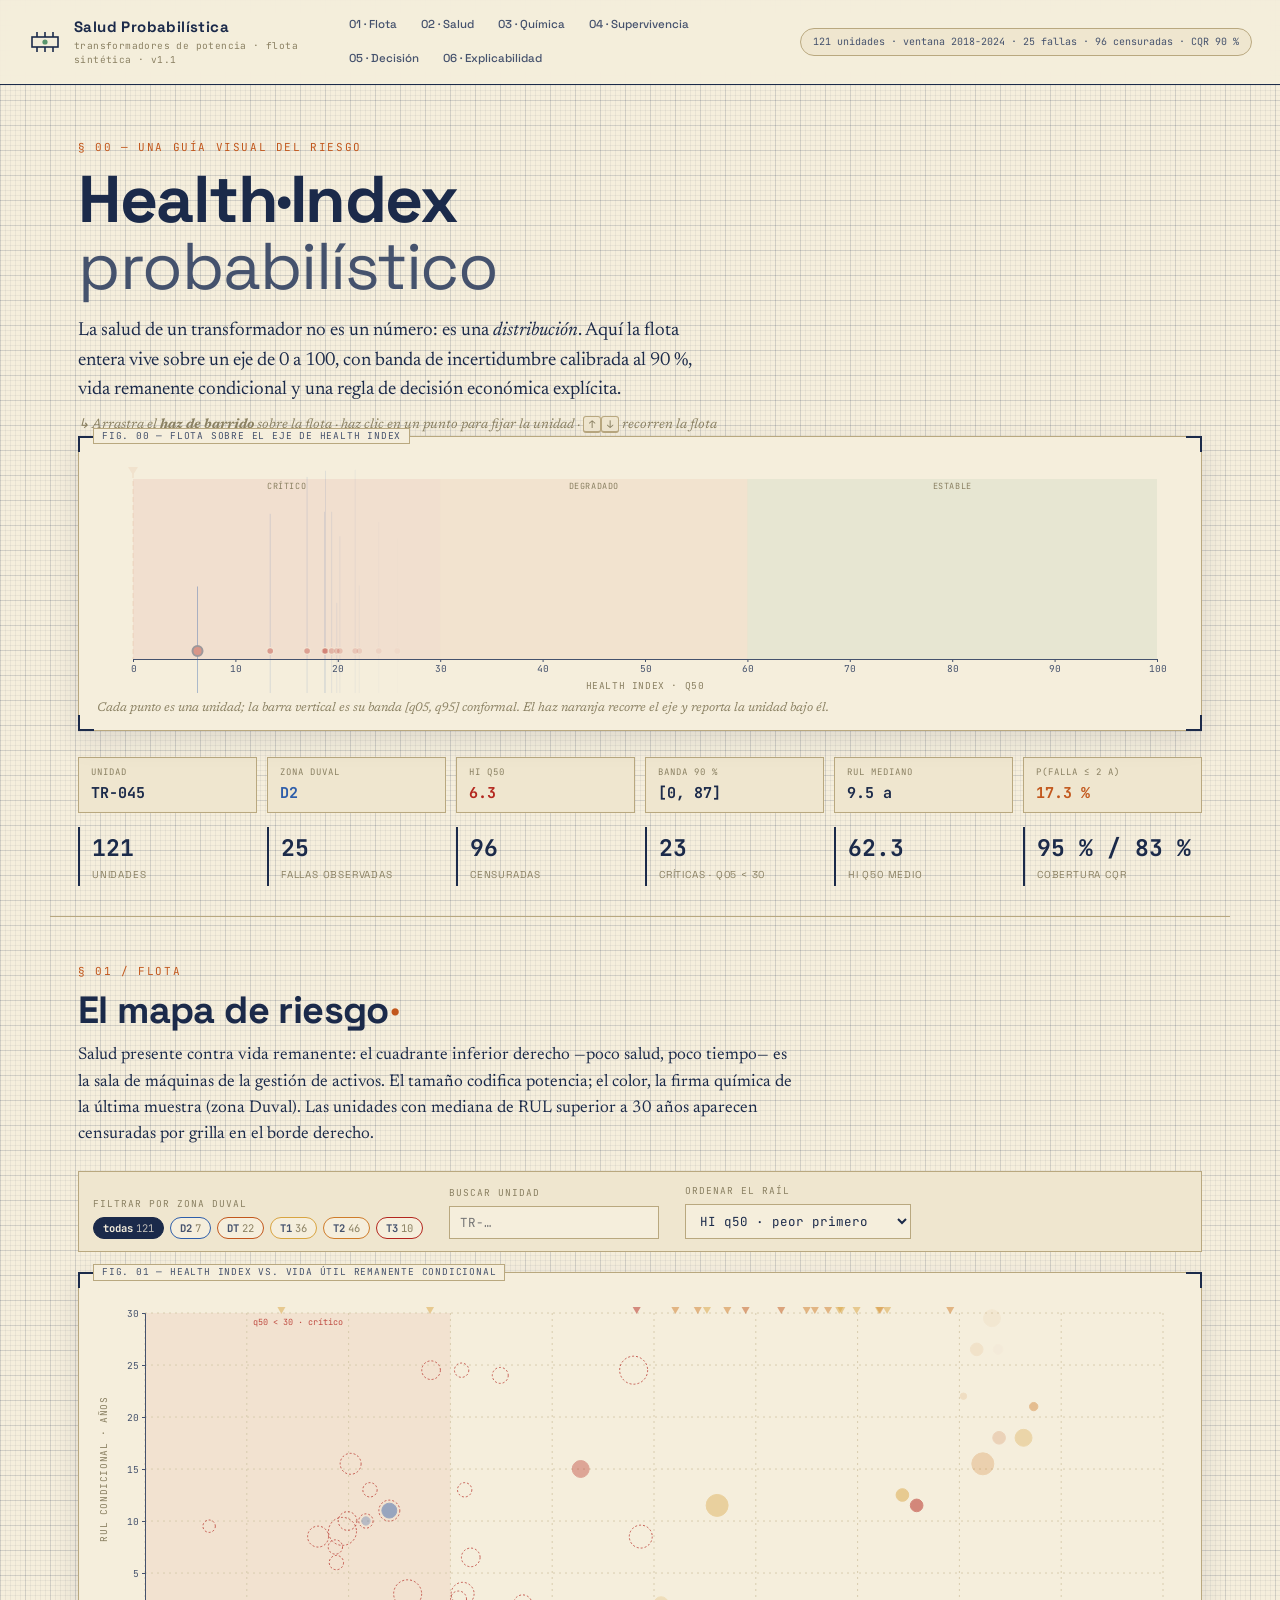
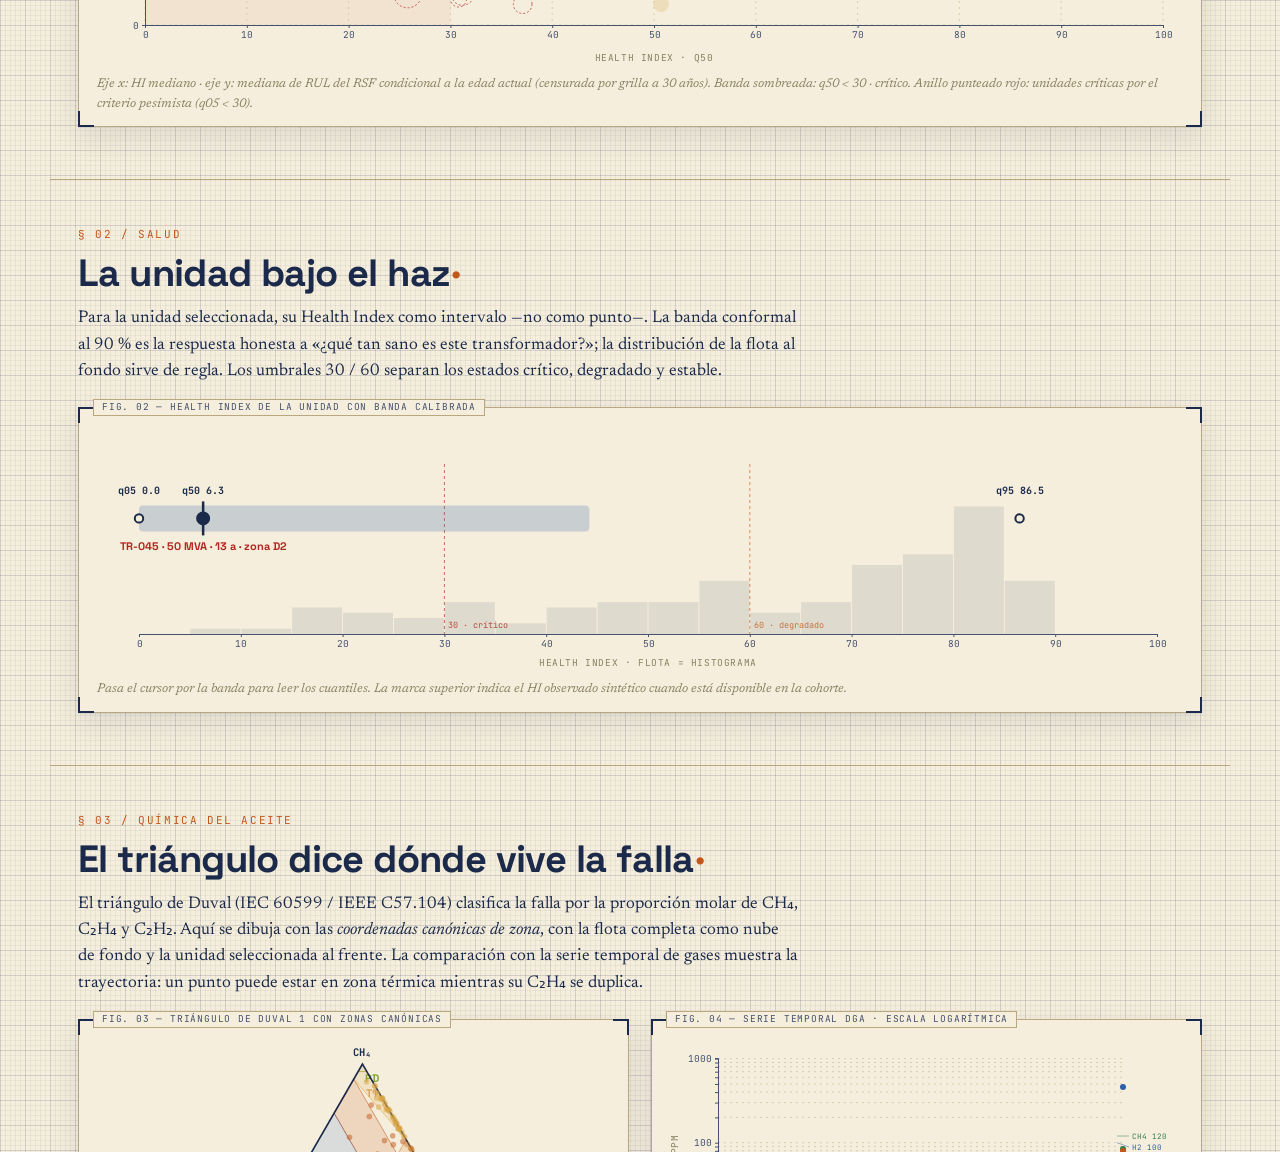
<file: index.html>
# Redirige al dashboard cuando Vercel sirve la raíz del repo
# (con vercel.json::outputDirectory = "dashboard" esta página no se usa;
# es respaldo para despliegues estáticos desde la raíz).
<!DOCTYPE html>
<html lang="es">
<head>
  <meta charset="utf-8">
  <title>Salud Probabilística de Transformadores</title>
  <meta http-equiv="refresh" content="0; url=dashboard/">
  <link rel="canonical" href="dashboard/">
</head>
<body>
  <p>Redirigiendo al <a href="dashboard/">dashboard</a>…</p>
</body>
</html>
</file>
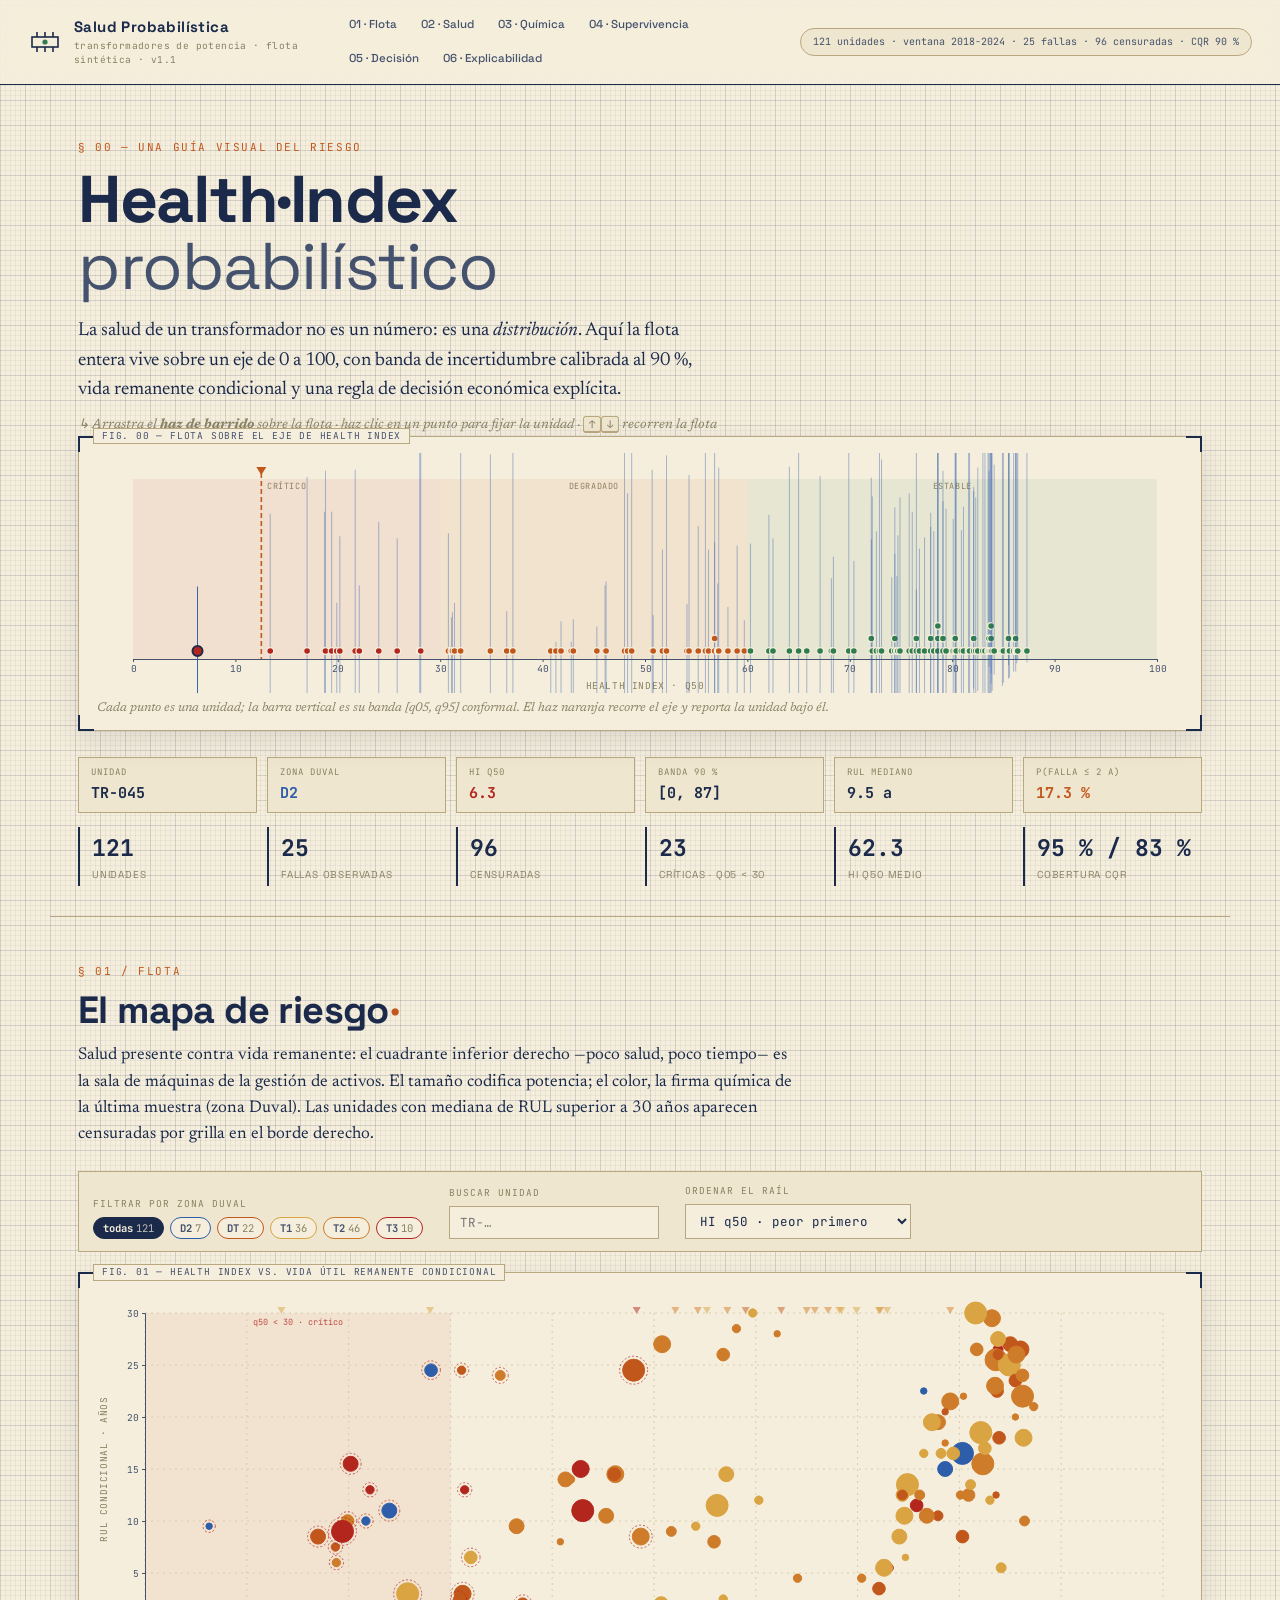
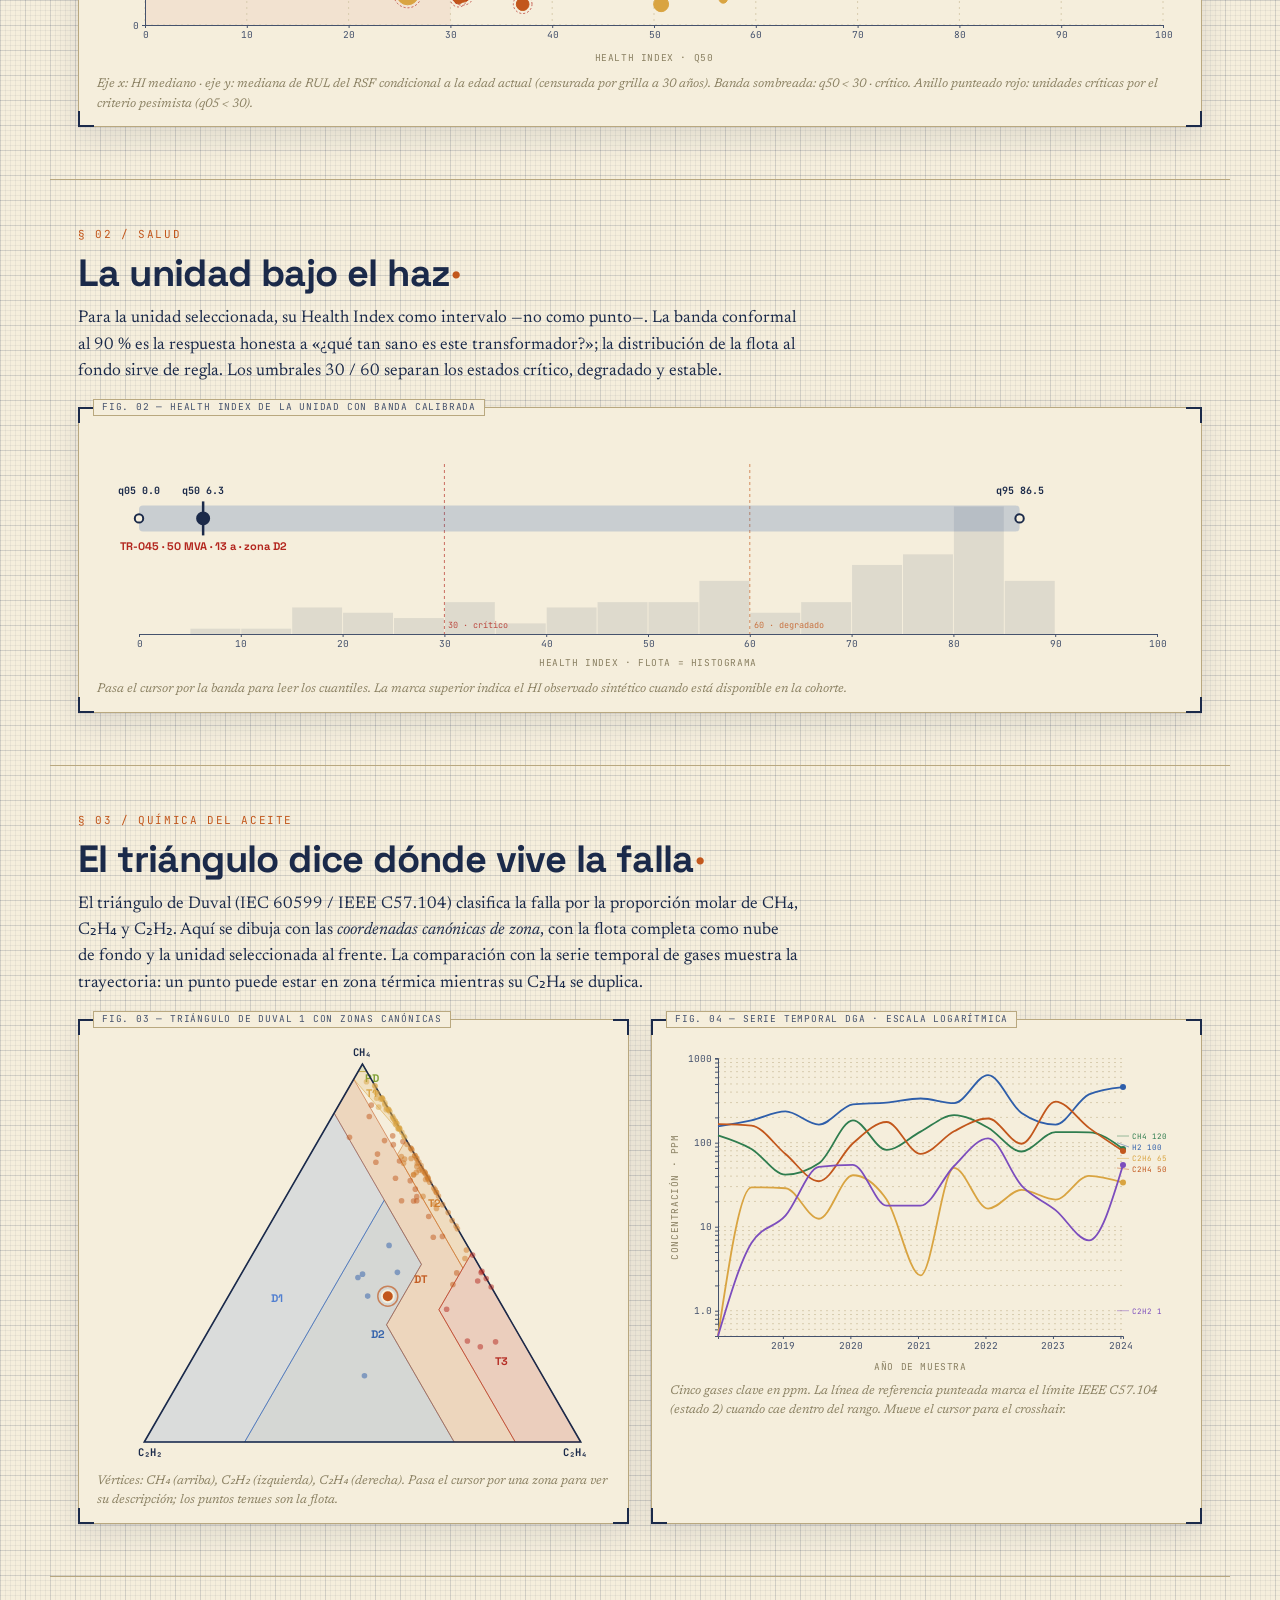
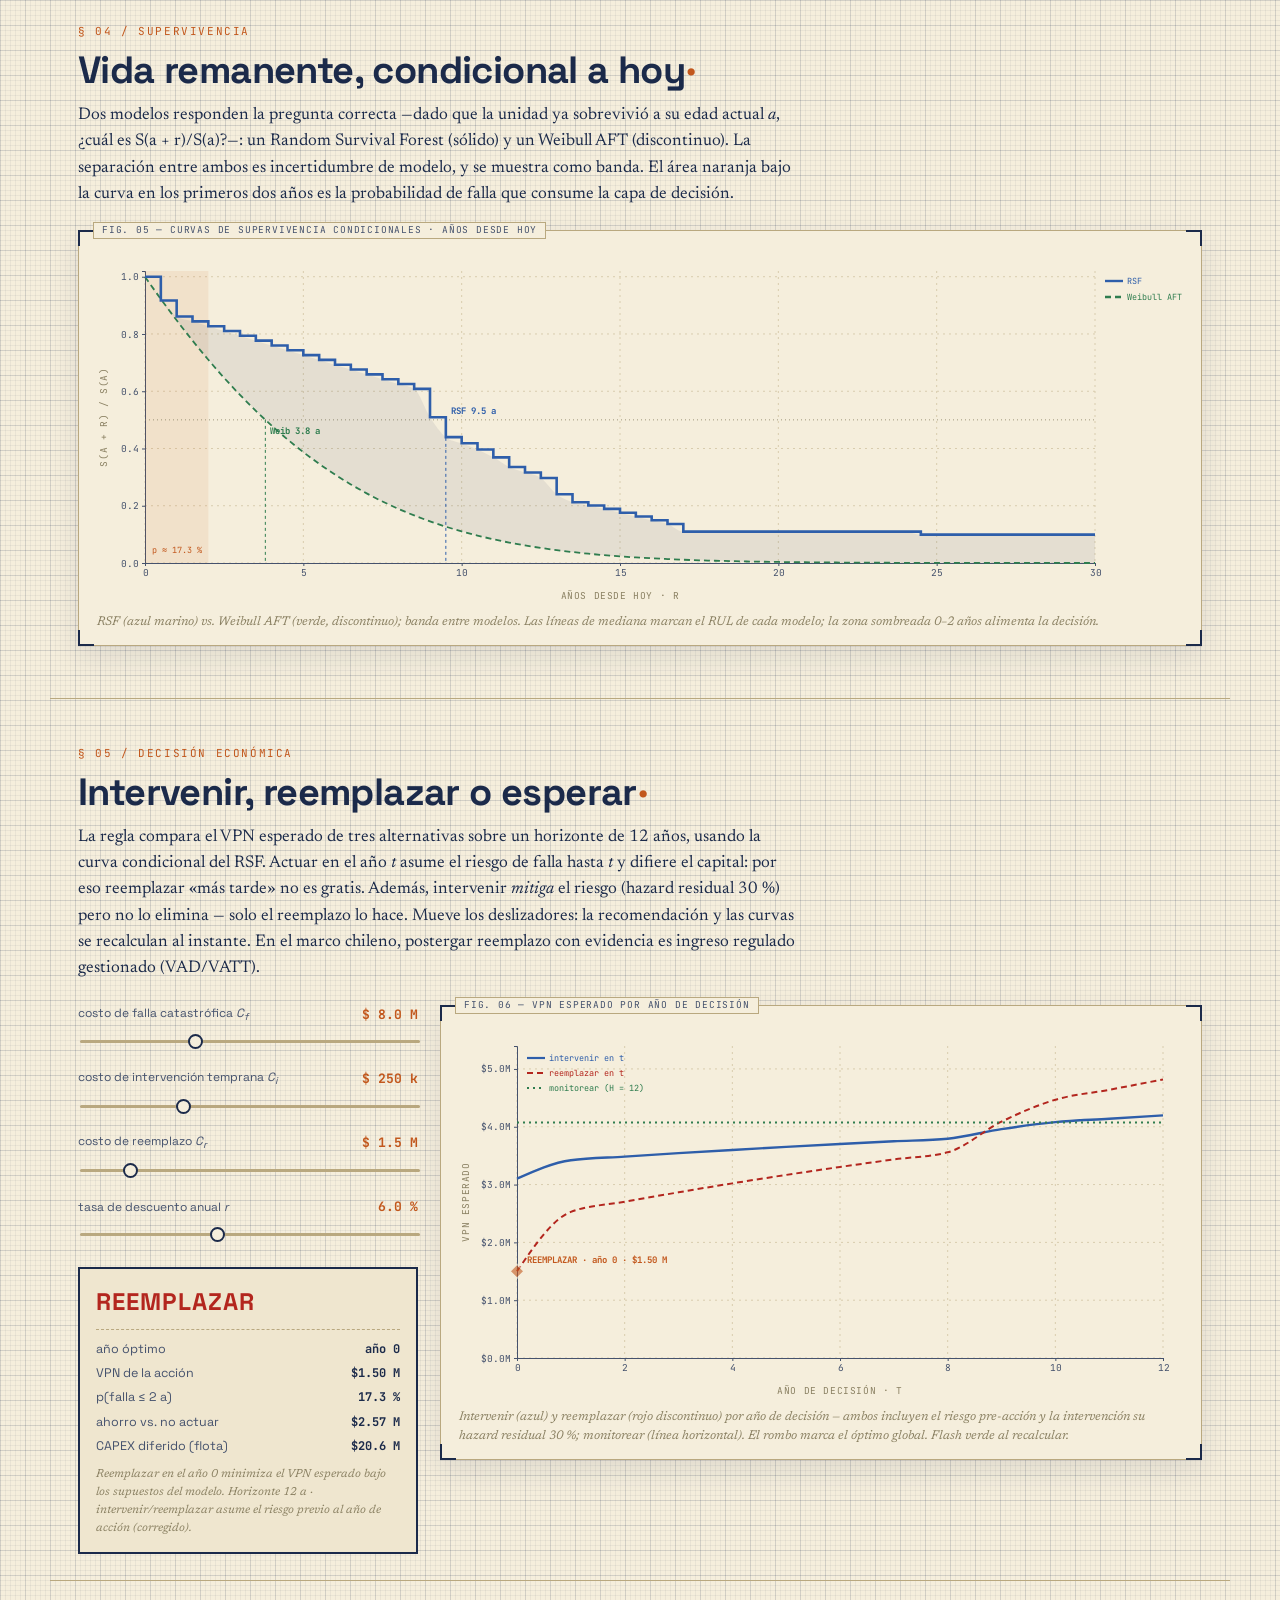
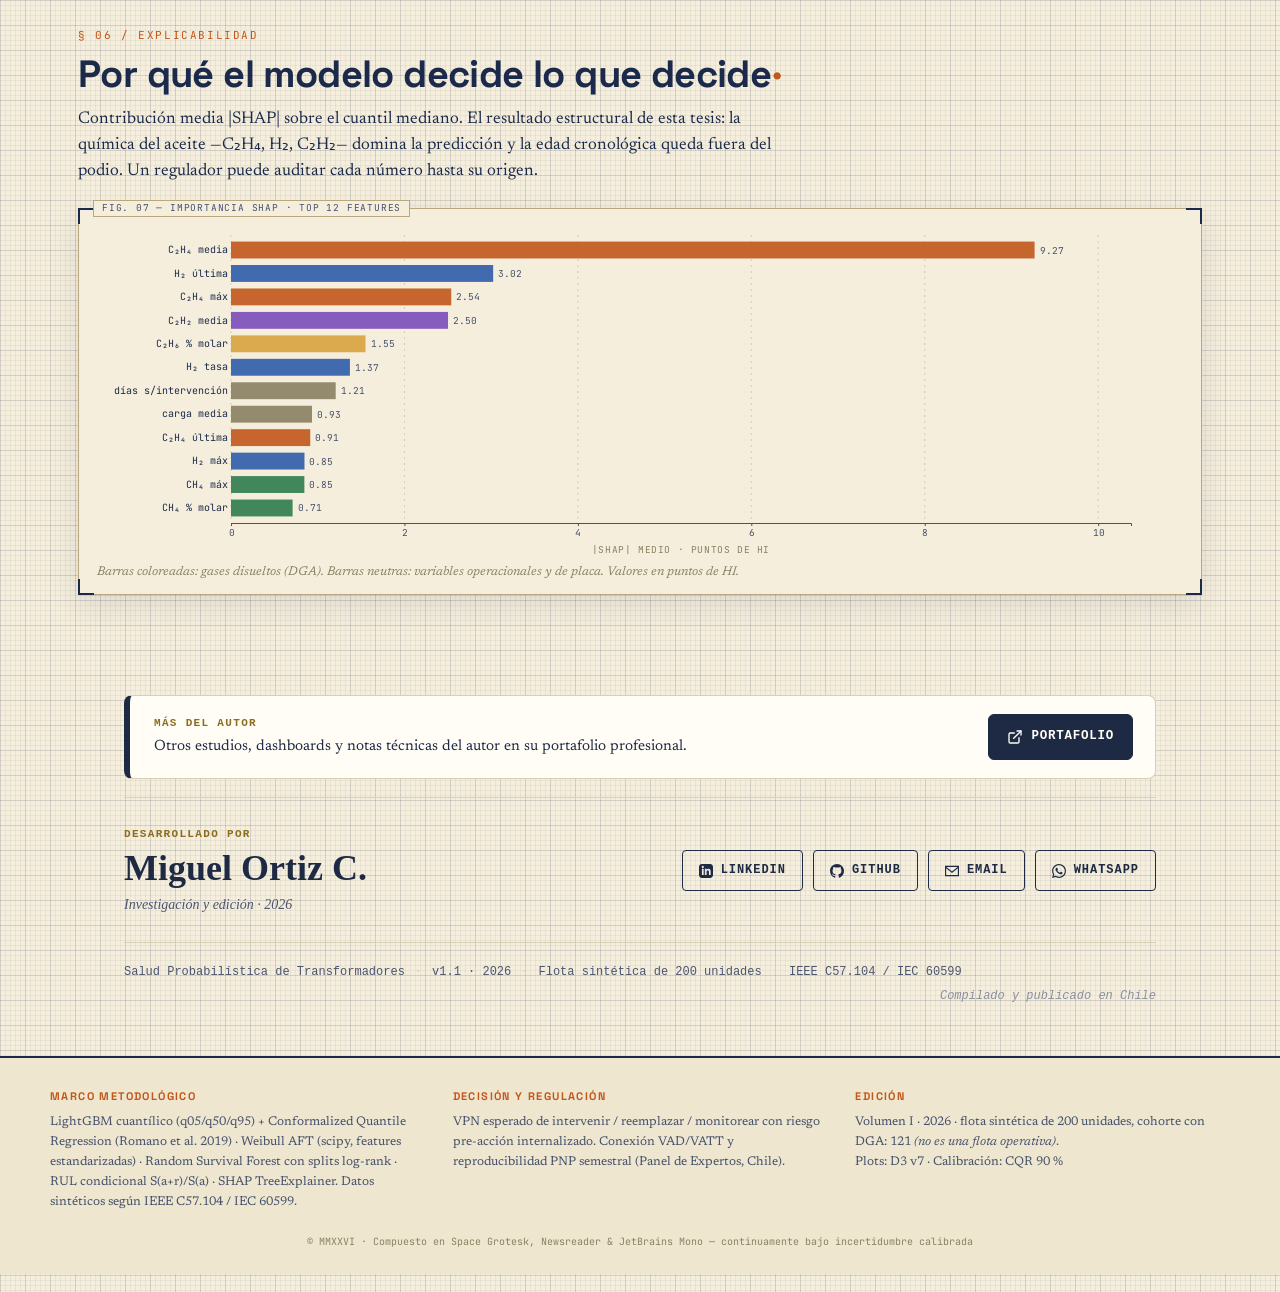
<file: dashboard/index.html>
<!DOCTYPE html>
<html lang="es">
<head>
  <meta charset="utf-8">
  <title>Salud Probabilística de Transformadores · Health Index con incertidumbre calibrada</title>
  <meta name="viewport" content="width=device-width, initial-scale=1">
  <meta name="description" content="Health Index probabilístico con bandas conformales CQR 90 %, RUL condicional (Weibull AFT + RSF), triángulo de Duval canónico IEC 60599, capa de decisión económica VPN y SHAP — flota sintética de 121 transformadores de potencia.">
  <meta property="og:title" content="Salud Probabilística de Transformadores">
  <meta property="og:description" content="Health Index con incertidumbre calibrada · RUL condicional · Duval · decisión económica. Edición papel milimetrado, D3 v7.">
  <meta property="og:type" content="website">
  <link rel="icon" href="data:image/svg+xml,%3Csvg xmlns='http://www.w3.org/2000/svg' viewBox='0 0 34 34'%3E%3Crect x='4' y='12' width='26' height='10' fill='none' stroke='%231b2a4a' stroke-width='2'/%3E%3Cline x1='9' y1='12' x2='9' y2='7' stroke='%231b2a4a' stroke-width='2'/%3E%3Cline x1='17' y1='12' x2='17' y2='7' stroke='%231b2a4a' stroke-width='2'/%3E%3Cline x1='25' y1='12' x2='25' y2='7' stroke='%231b2a4a' stroke-width='2'/%3E%3Cline x1='9' y1='22' x2='9' y2='27' stroke='%231b2a4a' stroke-width='2'/%3E%3Cline x1='17' y1='22' x2='17' y2='27' stroke='%231b2a4a' stroke-width='2'/%3E%3Cline x1='25' y1='22' x2='25' y2='27' stroke='%231b2a4a' stroke-width='2'/%3E%3Ccircle cx='17' cy='17' r='3' fill='%23c2571c'/%3E%3C/svg%3E">
  <link rel="stylesheet" href="css/styles.css">
  <link rel="preload" href="js/vendor/d3.v7.min.js" as="script">
  <link rel="preload" href="data/fleet_data.json" as="fetch" crossorigin>
  <link rel="preconnect" href="https://fonts.googleapis.com">
  <link rel="preconnect" href="https://fonts.gstatic.com" crossorigin>
  <link href="https://fonts.googleapis.com/css2?family=Space+Grotesk:wght@400;500;700&family=Newsreader:ital,opsz,wght@0,6..72,400;0,6..72,500;1,6..72,400&family=JetBrains+Mono:wght@400;700&display=swap" rel="stylesheet">
</head>
<body>

<header class="topbar">
  <a class="brand" href="#top" aria-label="Inicio">
    <svg class="brand-mark" viewBox="0 0 34 34" width="34" height="34" aria-hidden="true">
      <rect x="4" y="12" width="26" height="10" fill="none" stroke="currentColor" stroke-width="1.6"/>
      <line x1="9"  y1="12" x2="9"  y2="7"  stroke="currentColor" stroke-width="1.6"/>
      <line x1="17" y1="12" x2="17" y2="7"  stroke="currentColor" stroke-width="1.6"/>
      <line x1="25" y1="12" x2="25" y2="7"  stroke="currentColor" stroke-width="1.6"/>
      <line x1="9"  y1="22" x2="9"  y2="27" stroke="currentColor" stroke-width="1.6"/>
      <line x1="17" y1="22" x2="17" y2="27" stroke="currentColor" stroke-width="1.6"/>
      <line x1="25" y1="22" x2="25" y2="27" stroke="currentColor" stroke-width="1.6"/>
      <circle class="pulse-dot" cx="17" cy="17" r="2.6" fill="var(--green)"/>
    </svg>
    <span class="brand-text">
      <span class="brand-title">Salud Probabilística</span>
      <span class="brand-sub">transformadores de potencia · flota sintética · v1.1</span>
    </span>
  </a>
  <nav class="topnav" aria-label="Secciones">
    <a href="#flota">01 · Flota</a>
    <a href="#salud">02 · Salud</a>
    <a href="#quimica">03 · Química</a>
    <a href="#supervivencia">04 · Supervivencia</a>
    <a href="#decision">05 · Decisión</a>
    <a href="#shap">06 · Explicabilidad</a>
  </nav>
  <div class="meta-pill" id="fleet-meta">cargando flota…</div>
</header>

<main id="top">

  <!-- ============ § 00 · HERO ============ -->
  <section class="hero">
    <div class="hero-head">
      <p class="kicker">§ 00 — Una guía visual del riesgo</p>
      <h1 class="hero-title">Health·Index <span class="thin">probabilístico</span></h1>
      <p class="hero-lede">La salud de un transformador no es un número: es una <em>distribución</em>.
        Aquí la flota entera vive sobre un eje de 0 a 100, con banda de incertidumbre calibrada al 90 %,
        vida remanente condicional y una regla de decisión económica explícita.</p>
      <p class="hero-hint">↳ Arrastra el <strong>haz de barrido</strong> sobre la flota · haz clic en un punto para fijar la unidad · <kbd>↑</kbd><kbd>↓</kbd> recorren la flota</p>
    </div>

    <figure class="fig hero-fig" id="hero-fig">
      <div class="fig-label">Fig. 00 — Flota sobre el eje de Health Index</div>
      <div class="chart-host" id="chart-hero"></div>
      <figcaption class="fig-caption">
        Cada punto es una unidad; la barra vertical es su banda [q05, q95] conformal.
        El haz naranja recorre el eje y reporta la unidad bajo él.
      </figcaption>
    </figure>

    <div class="readout-strip" id="hero-readout" aria-live="polite">
      <div class="cell"><span class="cell-lbl">unidad</span><span class="cell-val" id="ro-unit">—</span></div>
      <div class="cell"><span class="cell-lbl">zona Duval</span><span class="cell-val" id="ro-zone">—</span></div>
      <div class="cell"><span class="cell-lbl">HI q50</span><span class="cell-val" id="ro-hi">—</span></div>
      <div class="cell"><span class="cell-lbl">banda 90 %</span><span class="cell-val" id="ro-band">—</span></div>
      <div class="cell"><span class="cell-lbl">RUL mediano</span><span class="cell-val" id="ro-rul">—</span></div>
      <div class="cell"><span class="cell-lbl">p(falla ≤ 2 a)</span><span class="cell-val" id="ro-pf">—</span></div>
    </div>

    <div class="kpi-row" id="kpi-row">
      <div class="kpi"><div class="kpi-num" id="kpi-units">—</div><div class="kpi-lbl">unidades</div></div>
      <div class="kpi"><div class="kpi-num" id="kpi-failures">—</div><div class="kpi-lbl">fallas observadas</div></div>
      <div class="kpi"><div class="kpi-num" id="kpi-censored">—</div><div class="kpi-lbl">censuradas</div></div>
      <div class="kpi"><div class="kpi-num" id="kpi-critical">—</div><div class="kpi-lbl">críticas · q05 &lt; 30</div></div>
      <div class="kpi"><div class="kpi-num" id="kpi-hi">—</div><div class="kpi-lbl">HI q50 medio</div></div>
      <div class="kpi"><div class="kpi-num" id="kpi-coverage">—</div><div class="kpi-lbl">cobertura CQR</div></div>
    </div>
  </section>

  <!-- ============ § 01 · FLOTA ============ -->
  <section class="chapter" id="flota">
    <p class="kicker">§ 01 / FLOTA</p>
    <h2>El mapa de riesgo<span class="dot-sep">·</span></h2>
    <p class="prose">Salud presente contra vida remanente: el cuadrante inferior derecho —poco salud, poco tiempo—
      es la sala de máquinas de la gestión de activos. El tamaño codifica potencia; el color, la firma
      química de la última muestra (zona Duval). Las unidades con mediana de RUL superior a 30 años
      aparecen censuradas por grilla en el borde derecho.</p>

    <div class="control-bar">
      <label class="ctl">
        <span class="ctl-lbl">filtrar por zona Duval</span>
        <div class="chip-row" id="zone-chips" role="group" aria-label="Filtro por zona Duval"></div>
      </label>
      <label class="ctl">
        <span class="ctl-lbl">buscar unidad</span>
        <input id="search-input" type="text" placeholder="TR-…" autocomplete="off" spellcheck="false">
      </label>
      <label class="ctl">
        <span class="ctl-lbl">ordenar el raíl</span>
        <select id="sort-by">
          <option value="hi50_asc">HI q50 · peor primero</option>
          <option value="hi50_desc">HI q50 · mejor primero</option>
          <option value="uncertainty">incertidumbre q95−q05</option>
          <option value="rul_asc">RUL RSF · menor primero</option>
          <option value="age_desc">edad</option>
          <option value="mva_desc">potencia</option>
        </select>
      </label>
    </div>

    <figure class="fig">
      <div class="fig-label">Fig. 01 — Health Index vs. vida útil remanente condicional</div>
      <div class="chart-host" id="chart-fleet"></div>
      <figcaption class="fig-caption">Eje x: HI mediano · eje y: mediana de RUL del RSF condicional a la edad actual
        (censurada por grilla a 30 años). Banda sombreada: q50 &lt; 30 · crítico. Anillo punteado rojo: unidades
        críticas por el criterio pesimista (q05 &lt; 30).</figcaption>
    </figure>
  </section>

  <!-- ============ § 02 · SALUD ============ -->
  <section class="chapter" id="salud">
    <p class="kicker">§ 02 / SALUD</p>
    <h2>La unidad bajo el haz<span class="dot-sep">·</span></h2>
    <p class="prose">Para la unidad seleccionada, su Health Index como intervalo —no como punto—.
      La banda conformal al 90 % es la respuesta honesta a «¿qué tan sano es este transformador?»;
      la distribución de la flota al fondo sirve de regla. Los umbrales 30 / 60 separan los estados
      crítico, degradado y estable.</p>

    <figure class="fig">
      <div class="fig-label">Fig. 02 — Health Index de la unidad con banda calibrada</div>
      <div class="chart-host" id="chart-hi"></div>
      <figcaption class="fig-caption">Pasa el cursor por la banda para leer los cuantiles.
        La marca superior indica el HI observado sintético cuando está disponible en la cohorte.</figcaption>
    </figure>
  </section>

  <!-- ============ § 03 · QUÍMICA ============ -->
  <section class="chapter" id="quimica">
    <p class="kicker">§ 03 / QUÍMICA DEL ACEITE</p>
    <h2>El triángulo dice dónde vive la falla<span class="dot-sep">·</span></h2>
    <p class="prose">El triángulo de Duval (IEC 60599 / IEEE C57.104) clasifica la falla por la proporción molar
      de CH₄, C₂H₄ y C₂H₂. Aquí se dibuja con las <em>coordenadas canónicas de zona</em>, con la flota completa
      como nube de fondo y la unidad seleccionada al frente. La comparación con la serie temporal de gases
      muestra la trayectoria: un punto puede estar en zona térmica mientras su C₂H₄ se duplica.</p>

    <div class="grid-2">
      <figure class="fig">
        <div class="fig-label">Fig. 03 — Triángulo de Duval 1 con zonas canónicas</div>
        <div class="chart-host" id="chart-duval"></div>
        <figcaption class="fig-caption">Vértices: CH₄ (arriba), C₂H₂ (izquierda), C₂H₄ (derecha).
          Pasa el cursor por una zona para ver su descripción; los puntos tenues son la flota.</figcaption>
      </figure>
      <figure class="fig">
        <div class="fig-label">Fig. 04 — Serie temporal DGA · escala logarítmica</div>
        <div class="chart-host" id="chart-ts"></div>
        <figcaption class="fig-caption">Cinco gases clave en ppm. La línea de referencia punteada marca
          el límite IEEE C57.104 (estado 2) cuando cae dentro del rango. Mueve el cursor para el crosshair.</figcaption>
      </figure>
    </div>
  </section>

  <!-- ============ § 04 · SUPERVIVENCIA ============ -->
  <section class="chapter" id="supervivencia">
    <p class="kicker">§ 04 / SUPERVIVENCIA</p>
    <h2>Vida remanente, condicional a hoy<span class="dot-sep">·</span></h2>
    <p class="prose">Dos modelos responden la pregunta correcta —dado que la unidad ya sobrevivió a su edad actual
      <em>a</em>, ¿cuál es S(a + r)/S(a)?—: un Random Survival Forest (sólido) y un Weibull AFT (discontinuo).
      La separación entre ambos es incertidumbre de modelo, y se muestra como banda. El área naranja bajo la curva
      en los primeros dos años es la probabilidad de falla que consume la capa de decisión.</p>

    <figure class="fig">
      <div class="fig-label">Fig. 05 — Curvas de supervivencia condicionales · años desde hoy</div>
      <div class="chart-host" id="chart-surv"></div>
      <figcaption class="fig-caption">RSF (azul marino) vs. Weibull AFT (verde, discontinuo); banda entre modelos.
        Las líneas de mediana marcan el RUL de cada modelo; la zona sombreada 0–2 años alimenta la decisión.</figcaption>
    </figure>
  </section>

  <!-- ============ § 05 · DECISIÓN ============ -->
  <section class="chapter" id="decision">
    <p class="kicker">§ 05 / DECISIÓN ECONÓMICA</p>
    <h2>Intervenir, reemplazar o esperar<span class="dot-sep">·</span></h2>
    <p class="prose">La regla compara el VPN esperado de tres alternativas sobre un horizonte de 12 años,
      usando la curva condicional del RSF. Actuar en el año <em>t</em> asume el riesgo de falla hasta <em>t</em>
      y difiere el capital: por eso reemplazar «más tarde» no es gratis. Además, intervenir <em>mitiga</em> el
      riesgo (hazard residual 30 %) pero no lo elimina — solo el reemplazo lo hace. Mueve los deslizadores:
      la recomendación y las curvas se recalculan al instante. En el marco chileno, postergar reemplazo con
      evidencia es ingreso regulado gestionado (VAD/VATT).</p>

    <div class="decision-grid">
      <div class="sliders">
        <label class="slider-row"><span>costo de falla catastrófica <em>C<sub>f</sub></em></span>
          <output id="cost-fail-label">$ 8.0 M</output>
          <input type="range" id="cost-fail" min="2" max="20" step="0.5" value="8.0"></label>
        <label class="slider-row"><span>costo de intervención temprana <em>C<sub>i</sub></em></span>
          <output id="cost-int-label">$ 250 k</output>
          <input type="range" id="cost-int" min="20" max="800" step="10" value="250"></label>
        <label class="slider-row"><span>costo de reemplazo <em>C<sub>r</sub></em></span>
          <output id="cost-rep-label">$ 1.5 M</output>
          <input type="range" id="cost-rep" min="0.5" max="8" step="0.1" value="1.5"></label>
        <label class="slider-row"><span>tasa de descuento anual <em>r</em></span>
          <output id="rate-label">6.0 %</output>
          <input type="range" id="rate" min="2" max="12" step="0.5" value="6"></label>

        <div class="rec-card" id="rec-card">
          <div class="rec-action" id="rec-action">—</div>
          <div class="rec-rows">
            <div class="kv"><span>año óptimo</span><b id="rec-year">—</b></div>
            <div class="kv"><span>VPN de la acción</span><b id="rec-npv">—</b></div>
            <div class="kv"><span>p(falla ≤ 2 a)</span><b id="rec-prob">—</b></div>
            <div class="kv"><span>ahorro vs. no actuar</span><b id="rec-save">—</b></div>
            <div class="kv"><span>CAPEX diferido (flota)</span><b id="rec-capex">—</b></div>
          </div>
          <p class="rec-note" id="rec-note"></p>
        </div>
      </div>

      <figure class="fig">
        <div class="fig-label">Fig. 06 — VPN esperado por año de decisión</div>
        <div class="chart-host" id="chart-decision"></div>
        <figcaption class="fig-caption">Intervenir (azul) y reemplazar (rojo discontinuo) por año de decisión —
          ambos incluyen el riesgo pre-acción y la intervención su hazard residual 30 %; monitorear (línea
          horizontal). El rombo marca el óptimo global. Flash verde al recalcular.</figcaption>
      </figure>
    </div>
  </section>

  <!-- ============ § 06 · SHAP ============ -->
  <section class="chapter" id="shap">
    <p class="kicker">§ 06 / EXPLICABILIDAD</p>
    <h2>Por qué el modelo decide lo que decide<span class="dot-sep">·</span></h2>
    <p class="prose">Contribución media |SHAP| sobre el cuantil mediano. El resultado estructural de esta tesis:
      la química del aceite —C₂H₄, H₂, C₂H₂— domina la predicción y la edad cronológica queda fuera del podio.
      Un regulador puede auditar cada número hasta su origen.</p>

    <figure class="fig">
      <div class="fig-label">Fig. 07 — Importancia SHAP · top 12 features</div>
      <div class="chart-host" id="chart-shap"></div>
      <figcaption class="fig-caption">Barras coloreadas: gases disueltos (DGA). Barras neutras: variables
        operacionales y de placa. Valores en puntos de HI.</figcaption>
    </figure>
  </section>

</main>

<footer class="author-footer">
  <style>
  .author-footer { padding: 8px 0 0; }
  .author-footer .author-wrap { max-width: 1080px; margin: 0 auto; padding: 40px 24px 10px; }
  .author-footer .author-callout { display: flex; align-items: center; gap: 18px; padding: 18px 22px 18px 24px;
    background: #FFFDF6; border: 1px solid #D9CFB4; border-left: 6px solid #1E2A44;
    border-radius: 8px; margin-bottom: 18px; }
  .author-footer .callout-text { flex: 1 1 auto; }
  .author-footer .callout-eyebrow { font-family: ui-monospace, Consolas, monospace; font-size: 11px; font-weight: 600;
    letter-spacing: .12em; text-transform: uppercase; color: #8A6D1F; margin: 0 0 4px; }
  .author-footer .callout-body { margin: 0; font-size: 15px; line-height: 1.5; color: #1E2A44; max-width: 64ch; }
  .author-footer .callout-cta { flex: 0 0 auto; display: inline-flex; align-items: center; gap: 8px; padding: 12px 18px;
    background: #1E2A44; color: #FFFDF6; font-family: ui-monospace, Consolas, monospace; font-size: 12.5px;
    font-weight: 600; letter-spacing: .06em; text-transform: uppercase; text-decoration: none; border-radius: 6px;
    border: 1px solid #1E2A44; white-space: nowrap; }
  .author-footer .callout-cta:hover { background: #4A5570; border-color: #4A5570; }
  .author-footer .callout-cta svg { width: 16px; height: 16px; }
  .author-footer .author-sep { border: 0; border-top: 1px solid #D9CFB4; margin: 0 0 28px; }
  .author-footer .author-block { display: grid; grid-template-columns: 1fr auto; gap: 24px 32px; align-items: center;
    margin-bottom: 26px; }
  .author-footer .author-eyebrow { font-family: ui-monospace, Consolas, monospace; font-size: 11px; font-weight: 600;
    letter-spacing: .12em; text-transform: uppercase; color: #8A6D1F; margin: 0 0 6px; }
  .author-footer .author-name { font-family: Georgia, 'Times New Roman', serif; font-weight: 600; font-size: clamp(26px, 3.2vw, 36px);
    line-height: 1.1; color: #1E2A44; margin: 0 0 6px; }
  .author-footer .author-tag { font-family: Georgia, serif; font-style: italic; font-size: 14px; color: #4A5570; margin: 0; }
  .author-footer .author-buttons { display: flex; flex-wrap: wrap; gap: 10px; justify-content: flex-end; }
  .author-footer .btn-social { display: inline-flex; align-items: center; gap: 8px; padding: 10px 16px; background: transparent;
    border: 1px solid #1E2A44; border-radius: 4px; font-family: ui-monospace, Consolas, monospace; font-size: 12px;
    font-weight: 600; letter-spacing: .08em; text-transform: uppercase; color: #1E2A44; text-decoration: none; white-space: nowrap; }
  .author-footer .btn-social svg { width: 14px; height: 14px; }
  .author-footer .btn-social:hover { background: #1E2A44; color: #FFFDF6; }
  .author-footer .author-footline { font-family: ui-monospace, Consolas, monospace; font-size: 12px; color: #4A5570;
    margin: 0; padding-top: 20px; border-top: 1px solid #D9CFB4; display: flex; flex-wrap: wrap; align-items: baseline;
    gap: 6px 10px; }
  .author-footer .author-footline .sep { color: #D9CFB4; }
  .author-footer .author-footline .author-credit { margin-left: auto; color: #8A90A0; font-style: italic; }
  @media (max-width: 720px) {
    .author-footer .author-block { grid-template-columns: 1fr; }
    .author-footer .author-buttons { justify-content: flex-start; }
    .author-footer .author-footline .author-credit { margin-left: 0; width: 100%; }
    .author-footer .author-callout { flex-direction: column; align-items: flex-start; }
  }
  </style>
  <div class="author-wrap">
    <aside class="author-callout">
      <div class="callout-text">
        <p class="callout-eyebrow">Más del autor</p>
        <p class="callout-body">Otros estudios, dashboards y notas técnicas del autor en su portafolio profesional.</p>
      </div>
      <a class="callout-cta" href="https://mortizcoilla.vercel.app/" target="_blank" rel="noopener" aria-label="Ir al portafolio del autor"><svg viewBox="0 0 24 24" fill="none" stroke="currentColor" stroke-width="2" stroke-linecap="round" stroke-linejoin="round" aria-hidden="true"><path d="M18 13v6a2 2 0 0 1-2 2H5a2 2 0 0 1-2-2V8a2 2 0 0 1 2-2h6"/><polyline points="15 3 21 3 21 9"/><line x1="10" y1="14" x2="21" y2="3"/></svg>
        Portafolio</a>
    </aside>
    <hr class="author-sep" />
    <section class="author-block">
      <div class="author-id">
        <p class="author-eyebrow">Desarrollado por</p>
        <h2 class="author-name">Miguel Ortiz C.</h2>
        <p class="author-tag">Investigación y edición · 2026</p>
      </div>
      <div class="author-buttons">
        <a href="https://linkedin.com/in/mortizcoilla" target="_blank" rel="noopener" class="btn-social" aria-label="LinkedIn"><svg viewBox="0 0 24 24" fill="currentColor" aria-hidden="true"><path d="M19 0h-14c-2.761 0-5 2.239-5 5v14c0 2.761 2.239 5 5 5h14c2.762 0 5-2.239 5-5v-14c0-2.761-2.238-5-5-5zm-11 19h-3v-11h3v11zm-1.5-12.268c-.966 0-1.75-.79-1.75-1.764s.784-1.764 1.75-1.764 1.75.79 1.75 1.764-.783 1.764-1.75 1.764zm13.5 12.268h-3v-5.604c0-3.368-4-3.113-4 0v5.604h-3v-11h3v1.765c1.396-2.586 7-2.777 7 2.476v6.759z"/></svg><span>LinkedIn</span></a>
        <a href="https://github.com/mortizcoilla" target="_blank" rel="noopener" class="btn-social" aria-label="GitHub"><svg viewBox="0 0 24 24" fill="currentColor" aria-hidden="true"><path d="M12 0c-6.626 0-12 5.373-12 12 0 5.302 3.438 9.8 8.207 11.387.599.111.793-.261.793-.577v-2.234c-3.338.726-4.033-1.416-4.033-1.416-.546-1.387-1.333-1.756-1.333-1.756-1.089-.745.083-.729.083-.729 1.205.084 1.839 1.237 1.839 1.237 1.07 1.834 2.807 1.304 3.492.997.107-.775.418-1.305.762-1.604-2.665-.305-5.467-1.334-5.467-5.931 0-1.311.469-2.381 1.236-3.221-.124-.303-.535-1.524.117-3.176 0 0 1.008-.322 3.301 1.23.957-.266 1.983-.399 3.003-.404 1.02.005 2.047.138 3.006.404 2.291-1.552 3.297-1.23 3.297-1.23.653 1.653.242 2.874.118 3.176.77.84 1.235 1.911 1.235 3.221 0 4.609-2.807 5.624-5.479 5.921.43.372.823 1.102.823 2.222v3.293c0 .319.192.694.801.576 4.765-1.589 8.199-6.086 8.199-11.386 0-6.627-5.373-12-12-12z"/></svg><span>GitHub</span></a>
        <a href="mailto:mortizcoilla@gmail.com" class="btn-social" aria-label="Email"><svg viewBox="0 0 24 24" fill="currentColor" aria-hidden="true"><path d="M0 3v18h24v-18h-24zm21.518 2l-9.518 7.713-9.518-7.713h19.036zm-19.518 14v-11.817l10 8.104 10-8.104v11.817h-20z"/></svg><span>Email</span></a>
        <a href="https://wa.me/56933293943" target="_blank" rel="noopener" class="btn-social" aria-label="WhatsApp"><svg viewBox="0 0 24 24" fill="currentColor" aria-hidden="true"><path d="M.057 24l1.687-6.163c-1.041-1.804-1.588-3.849-1.587-5.946.003-6.556 5.338-11.891 11.893-11.891 3.181.001 6.167 1.24 8.413 3.488 2.245 2.248 3.481 5.236 3.48 8.414-.003 6.557-5.338 11.892-11.893 11.892-1.99-.001-3.951-.5-5.688-1.448l-6.305 1.654zm6.597-3.807c1.676.995 3.276 1.591 5.392 1.592 5.448 0 9.886-4.434 9.889-9.885.002-5.462-4.415-9.89-9.881-9.892-5.452 0-9.887 4.434-9.889 9.884-.001 2.225.651 3.891 1.746 5.634l-.999 3.648 3.742-.981zm11.387-5.464c-.074-.124-.272-.198-.57-.347-.297-.149-1.758-.868-2.031-.967-.272-.099-.47-.149-.669.149-.198.297-.768.967-.941 1.165-.173.198-.347.223-.644.074-.297-.149-1.255-.462-2.39-1.475-.883-.788-1.48-1.761-1.653-2.059-.173-.297-.018-.458.13-.606.134-.133.297-.347.446-.521.151-.172.2-.296.3-.495.099-.198.05-.372-.025-.521-.075-.148-.669-1.611-.916-2.206-.242-.579-.487-.501-.669-.51l-.57-.01c-.198 0-.52.074-.792.372s-1.04 1.016-1.04 2.479 1.065 2.876 1.213 3.074c.149.198 2.095 3.2 5.076 4.487.709.306 1.263.489 1.694.626.712.226 1.36.194 1.872.118.571-.085 1.758-.719 2.006-1.413.248-.695.248-1.29.173-1.414z"/></svg><span>WhatsApp</span></a>
      </div>
    </section>
    <p class="author-footline">
        
        <span>Salud Probabilística de Transformadores</span>
        <span class="sep">·</span>
        <span>v1.1 · 2026</span>
        <span class="sep">·</span>
        <span>Flota sintética de 200 unidades</span>
        <span class="sep">·</span>
        <span>IEEE C57.104 / IEC 60599</span>
        <span class="author-credit">Compilado y publicado en Chile</span>
    </p>
  </div>
</footer>

<footer class="footer">
  <div class="footer-grid">
    <div>
      <strong>Marco metodológico</strong>
      <p>LightGBM cuantílico (q05/q50/q95) + Conformalized Quantile Regression (Romano et al. 2019) ·
         Weibull AFT (scipy, features estandarizadas) · Random Survival Forest con splits log-rank ·
         RUL condicional S(a+r)/S(a) · SHAP TreeExplainer. Datos sintéticos según IEEE C57.104 / IEC 60599.</p>
    </div>
    <div>
      <strong>Decisión y regulación</strong>
      <p>VPN esperado de intervenir / reemplazar / monitorear con riesgo pre-acción internalizado.
         Conexión VAD/VATT y reproducibilidad PNP semestral (Panel de Expertos, Chile).</p>
    </div>
    <div>
      <strong>Edición</strong>
      <p>Volumen I · 2026 · flota sintética de 200 unidades, cohorte con DGA: 121
         <em>(no es una flota operativa)</em>.<br>Plots: D3 v7 · Calibración: CQR 90 %</p>
    </div>
  </div>
  <p class="colophon">© MMXXVI · Compuesto en Space Grotesk, Newsreader &amp; JetBrains Mono — continuamente bajo incertidumbre calibrada</p>
</footer>

<div class="tooltip" id="tooltip" role="tooltip" aria-hidden="true"></div>

<script src="js/vendor/d3.v7.min.js"></script>
<script src="js/duval.js"></script>
<script src="js/decision.js"></script>
<script src="js/charts.js"></script>
<script src="js/app.js"></script>
</body>
</html>
</file>
<file: dashboard/css/styles.css>
/* === SALUD PROBABILÍSTICA DE TRANSFORMADORES — field ed. ===
 * Lenguaje visual: papel crema con retícula milimétrica, tinta azul marino,
 * acentos naranja (riesgo/derivada) y verde (salud/integral), figuras con
 * esquinas de dibujo técnico, readouts en mono.
 */

:root {
  --paper: #f5eedc;
  --paper-2: #efe6cf;
  --paper-3: #e9dec2;
  --ink: #1b2a4a;
  --ink-soft: #45526d;
  --ink-faint: #8a8062;
  --rule: #d8ccae;
  --rule-dark: #b9a87f;

  --orange: #c2571c;      /* riesgo, decisión, termalización */
  --orange-soft: rgba(194, 87, 28, 0.14);
  --green: #2f7d4f;       /* salud, supervivencia */
  --green-soft: rgba(47, 125, 79, 0.16);
  --navy: #2e5eaa;        /* estadística, RSF */
  --navy-soft: rgba(46, 94, 170, 0.14);
  --red: #b3261e;         /* crítico */
  --purple: #7c4dbd;      /* eléctrico */

  --grid-minor: rgba(27, 42, 74, 0.055);
  --grid-major: rgba(27, 42, 74, 0.11);

  --mono: 'JetBrains Mono', ui-monospace, monospace;
  --sans: 'Space Grotesk', system-ui, sans-serif;
  --serif: 'Newsreader', Georgia, serif;

  --shadow: 0 1px 0 rgba(27, 42, 74, 0.08), 0 10px 28px rgba(27, 42, 74, 0.10);
}

* { box-sizing: border-box; }

html { scroll-behavior: smooth; }

body {
  margin: 0;
  color: var(--ink);
  font-family: var(--serif);
  font-size: 16.5px;
  line-height: 1.55;
  background-color: var(--paper);
  /* retícula milimétrica: menor cada 5px, mayor cada 25px */
  background-image:
    linear-gradient(to right, var(--grid-minor) 1px, transparent 1px),
    linear-gradient(to bottom, var(--grid-minor) 1px, transparent 1px),
    linear-gradient(to right, var(--grid-major) 1px, transparent 1px),
    linear-gradient(to bottom, var(--grid-major) 1px, transparent 1px);
  background-size: 5px 5px, 5px 5px, 25px 25px, 25px 25px;
  -webkit-font-smoothing: antialiased;
}

::selection { background: var(--orange-soft); }

/* ============ TOPBAR ============ */
.topbar {
  position: sticky;
  top: 0;
  z-index: 50;
  display: flex;
  align-items: center;
  gap: 22px;
  padding: 10px 28px;
  background: rgba(245, 238, 220, 0.92);
  backdrop-filter: blur(7px);
  border-bottom: 1.5px solid var(--ink);
}
.brand { display: flex; align-items: center; gap: 12px; color: var(--ink); text-decoration: none; }
.brand-mark { color: var(--ink); flex: none; }
.brand-mark .pulse-dot { animation: pulse 2.4s ease-in-out infinite; }
@keyframes pulse { 0%, 100% { opacity: 1; } 50% { opacity: 0.25; } }
.brand-text { display: flex; flex-direction: column; }
.brand-title { font-family: var(--sans); font-weight: 700; font-size: 15px; letter-spacing: 0.4px; }
.brand-sub { font-family: var(--mono); font-size: 9.5px; color: var(--ink-faint); letter-spacing: 0.4px; }

.topnav { display: flex; gap: 4px; margin-left: auto; flex-wrap: wrap; }
.topnav a {
  font-family: var(--sans); font-size: 11.5px; font-weight: 500;
  color: var(--ink-soft); text-decoration: none;
  padding: 5px 9px; border-radius: 3px;
  border: 1px solid transparent;
}
.topnav a:hover { color: var(--ink); border-color: var(--rule-dark); background: var(--paper-2); }

.meta-pill {
  font-family: var(--mono); font-size: 10px; color: var(--ink-soft);
  border: 1px solid var(--rule-dark); border-radius: 999px;
  padding: 5px 12px; background: var(--paper-2); white-space: nowrap;
}

/* ============ HERO ============ */
.hero { max-width: 1180px; margin: 0 auto; padding: 54px 28px 30px; }
.hero-head { max-width: 780px; }
.kicker {
  font-family: var(--mono); font-size: 11px; letter-spacing: 1.6px;
  text-transform: uppercase; color: var(--orange); margin: 0 0 10px;
}
.hero-title {
  font-family: var(--sans); font-weight: 700; font-size: clamp(40px, 6vw, 66px);
  line-height: 1.02; letter-spacing: -1.5px; margin: 0 0 16px;
}
.hero-title .thin { font-weight: 400; color: var(--ink-soft); }
.hero-lede { font-size: 19px; max-width: 640px; margin: 0 0 10px; }
.hero-hint { font-size: 13.5px; color: var(--ink-faint); font-style: italic; margin: 0; }
kbd {
  font-family: var(--mono); font-size: 10.5px; border: 1px solid var(--rule-dark);
  border-bottom-width: 2px; border-radius: 3px; padding: 0 5px; background: var(--paper-2);
}

/* ============ CHAPTERS ============ */
.chapter { max-width: 1180px; margin: 0 auto; padding: 46px 28px 26px; border-top: 1.5px solid var(--rule-dark); }
.chapter h2 {
  font-family: var(--sans); font-weight: 700; font-size: clamp(26px, 3.4vw, 38px);
  letter-spacing: -0.6px; margin: 0 0 12px; line-height: 1.08;
}
.chapter h2 .dot-sep { color: var(--orange); padding-left: 2px; }
.prose { max-width: 720px; font-size: 17px; margin: 0 0 22px; }
.prose em { font-style: italic; }

/* ============ FIGURES (marco con esquinas técnicas) ============ */
.fig {
  position: relative;
  margin: 0 0 26px;
  padding: 16px 14px 10px;
  background: var(--paper);
  border: 1px solid var(--rule-dark);
  box-shadow: var(--shadow);
}
/* esquinas de dibujo técnico */
.fig::before, .fig::after,
.fig .corner-b::before, .fig .corner-b::after {
  content: ""; position: absolute; width: 14px; height: 14px;
  border-color: var(--ink); border-style: solid; border-width: 0;
}
.fig::before        { top: -1px; left: -1px;   border-top-width: 2.5px; border-left-width: 2.5px; }
.fig::after         { top: -1px; right: -1px;  border-top-width: 2.5px; border-right-width: 2.5px; }
.fig .corner-b::before  { bottom: -1px; left: -1px;  border-bottom-width: 2.5px; border-left-width: 2.5px; }
.fig .corner-b::after   { bottom: -1px; right: -1px; border-bottom-width: 2.5px; border-right-width: 2.5px; }

.fig-label {
  position: absolute; top: -9px; left: 14px;
  font-family: var(--mono); font-size: 9.5px; letter-spacing: 0.8px; text-transform: uppercase;
  background: var(--paper); color: var(--ink-soft); padding: 0 8px;
  border: 1px solid var(--rule-dark);
}
.fig-caption { font-size: 12.5px; color: var(--ink-faint); font-style: italic; padding: 6px 4px 2px; }

.chart-host { width: 100%; }
.chart-host svg { width: 100%; height: auto; display: block; }

/* SVG base: tinta sobre papel */
.axis path, .axis line { stroke: var(--ink-soft); }
.axis text { fill: var(--ink-soft); font-family: var(--mono); font-size: 10px; }
.axis-title { fill: var(--ink-faint); font-family: var(--mono); font-size: 9.5px; letter-spacing: 0.6px; text-transform: uppercase; }
.gridline { stroke: var(--rule); stroke-dasharray: 2,4; }

/* ============ READOUT STRIP / KPI ============ */
.readout-strip {
  display: grid; grid-template-columns: repeat(6, 1fr); gap: 10px;
  margin: 18px 0 14px;
}
.readout-strip .cell {
  background: var(--paper-2); border: 1px solid var(--rule-dark);
  padding: 8px 12px 7px; display: flex; flex-direction: column; gap: 2px;
  min-width: 0;
}
.cell-lbl { font-family: var(--mono); font-size: 9px; letter-spacing: 1px; text-transform: uppercase; color: var(--ink-faint); }
.cell-val { font-family: var(--mono); font-size: 15px; font-weight: 700; color: var(--ink); white-space: nowrap; overflow: hidden; text-overflow: ellipsis; }
.cell-val.warm { color: var(--orange); }

.kpi-row { display: grid; grid-template-columns: repeat(6, 1fr); gap: 10px; }
.kpi {
  border-left: 2.5px solid var(--ink);
  padding: 4px 0 4px 12px;
}
.kpi-num { font-family: var(--mono); font-size: 23px; font-weight: 700; }
.kpi-lbl { font-family: var(--sans); font-size: 10px; letter-spacing: 0.8px; text-transform: uppercase; color: var(--ink-faint); }

/* ============ CONTROL BAR ============ */
.control-bar {
  display: flex; gap: 26px; flex-wrap: wrap; align-items: flex-end;
  margin-bottom: 20px; padding: 12px 14px;
  background: var(--paper-2); border: 1px solid var(--rule-dark);
}
.ctl { display: flex; flex-direction: column; gap: 6px; }
.ctl-lbl { font-family: var(--mono); font-size: 9.5px; letter-spacing: 1px; text-transform: uppercase; color: var(--ink-faint); }

.chip-row { display: flex; gap: 6px; flex-wrap: wrap; }
.chip {
  font-family: var(--mono); font-size: 10.5px; font-weight: 700;
  border: 1.5px solid var(--zone-color, var(--rule-dark));
  color: var(--ink-soft); background: var(--paper);
  padding: 3px 9px; cursor: pointer; border-radius: 999px;
  transition: all 0.18s ease;
  user-select: none;
}
.chip .n { color: var(--ink-faint); font-weight: 400; margin-left: 3px; }
.chip:hover { background: color-mix(in srgb, var(--zone-color, var(--ink)) 12%, var(--paper)); }
.chip.active { background: var(--zone-color, var(--ink)); color: var(--paper); border-color: var(--zone-color, var(--ink)); }
.chip.active .n { color: rgba(245, 238, 220, 0.75); }

input[type="text"], select {
  font-family: var(--mono); font-size: 12.5px; color: var(--ink);
  background: var(--paper); border: 1.5px solid var(--rule-dark);
  padding: 7px 10px; outline: none; min-width: 150px;
}
input[type="text"]:focus, select:focus { border-color: var(--ink); }

/* ============ DECISIÓN ============ */
.decision-grid { display: grid; grid-template-columns: 340px 1fr; gap: 22px; align-items: start; }
.sliders { display: flex; flex-direction: column; gap: 14px; }
.slider-row {
  display: grid; grid-template-columns: 1fr auto; align-items: center; gap: 4px 10px;
  font-family: var(--sans); font-size: 12px; color: var(--ink-soft);
}
.slider-row span { line-height: 1.3; }
.slider-row output { font-family: var(--mono); font-weight: 700; font-size: 13px; color: var(--orange); }
.slider-row input[type="range"] { grid-column: 1 / -1; }

input[type="range"] {
  -webkit-appearance: none; appearance: none; width: 100%; height: 22px; background: transparent; cursor: pointer;
}
input[type="range"]::-webkit-slider-runnable-track {
  height: 3px; background: var(--rule-dark); border-radius: 2px;
}
input[type="range"]::-webkit-slider-thumb {
  -webkit-appearance: none; width: 15px; height: 15px; border-radius: 50%;
  background: var(--paper); border: 2.5px solid var(--ink); margin-top: -6px;
  transition: border-color 0.15s;
}
input[type="range"]::-webkit-slider-thumb:hover { border-color: var(--orange); }
input[type="range"]::-moz-range-track { height: 3px; background: var(--rule-dark); }
input[type="range"]::-moz-range-thumb {
  width: 12px; height: 12px; border-radius: 50%; background: var(--paper); border: 2.5px solid var(--ink);
}

.rec-card {
  margin-top: 6px; border: 2px solid var(--ink); background: var(--paper-2);
  padding: 14px 16px; transition: box-shadow 0.3s ease;
}
.rec-card.flash { animation: flash-green 0.7s ease; }
@keyframes flash-green {
  0% { box-shadow: 0 0 0 0 rgba(47, 125, 79, 0.55); background: #dcebd8; }
  100% { box-shadow: 0 0 0 14px rgba(47, 125, 79, 0); background: var(--paper-2); }
}
.rec-action {
  font-family: var(--sans); font-weight: 700; font-size: 24px; letter-spacing: 1px;
  margin-bottom: 10px; padding-bottom: 8px; border-bottom: 1.5px dashed var(--rule-dark);
}
.rec-action.act-MONITOREAR { color: var(--green); }
.rec-action.act-INTERVENIR { color: var(--orange); }
.rec-action.act-REEMPLAZAR { color: var(--red); }
.rec-rows { display: grid; gap: 5px; }
.kv { display: flex; justify-content: space-between; gap: 10px; font-size: 12.5px; }
.kv span { color: var(--ink-soft); font-family: var(--sans); }
.kv b { font-family: var(--mono); font-size: 12px; }
.rec-note { font-size: 11.5px; color: var(--ink-faint); font-style: italic; margin: 10px 0 0; }

/* ============ GRID 2 ============ */
.grid-2 { display: grid; grid-template-columns: 1fr 1fr; gap: 22px; }

/* ============ TOOLTIP (papel) ============ */
.tooltip {
  position: absolute; z-index: 100; pointer-events: none;
  background: var(--paper); border: 1.5px solid var(--ink);
  box-shadow: 3px 3px 0 rgba(27, 42, 74, 0.18);
  padding: 8px 11px; font-family: var(--mono); font-size: 11px; color: var(--ink);
  opacity: 0; transition: opacity 0.12s ease; max-width: 300px; line-height: 1.5;
}
.tooltip.on { opacity: 1; }
.tooltip .tt-title { font-family: var(--sans); font-weight: 700; font-size: 12px; margin-bottom: 3px; }
.tooltip .tt-row { display: flex; justify-content: space-between; gap: 16px; }
.tooltip .tt-row span { color: var(--ink-faint); }

/* ============ FOOTER ============ */
.footer { border-top: 2px solid var(--ink); background: var(--paper-2); padding: 30px 28px 24px; margin-top: 40px; }
.footer-grid { max-width: 1180px; margin: 0 auto; display: grid; grid-template-columns: repeat(3, 1fr); gap: 28px; }
.footer-grid strong {
  display: block; font-family: var(--sans); font-size: 11px; letter-spacing: 1.4px;
  text-transform: uppercase; color: var(--orange); margin-bottom: 7px;
}
.footer-grid p { font-size: 12.5px; color: var(--ink-soft); margin: 0; line-height: 1.6; }
.colophon { max-width: 1180px; margin: 22px auto 0; font-family: var(--mono); font-size: 10px; color: var(--ink-faint); text-align: center; }

/* ============ SCROLLBAR ============ */
::-webkit-scrollbar { width: 10px; }
::-webkit-scrollbar-track { background: var(--paper-2); }
::-webkit-scrollbar-thumb { background: var(--rule-dark); border: 2px solid var(--paper-2); }
::-webkit-scrollbar-thumb:hover { background: var(--ink-faint); }

/* ============ RESPONSIVE ============ */
@media (max-width: 1020px) {
  .decision-grid { grid-template-columns: 1fr; }
  .grid-2 { grid-template-columns: 1fr; }
  .readout-strip, .kpi-row { grid-template-columns: repeat(3, 1fr); }
  .topnav { display: none; }
}
@media (max-width: 640px) {
  .readout-strip, .kpi-row { grid-template-columns: repeat(2, 1fr); }
  .footer-grid { grid-template-columns: 1fr; }
  body { font-size: 15px; }
}

/* ============ IMPRESIÓN ============ */
@media print {
  .topbar, .topnav, .control-bar, .tooltip { display: none; }
  body { background: none; }
}
</file>
